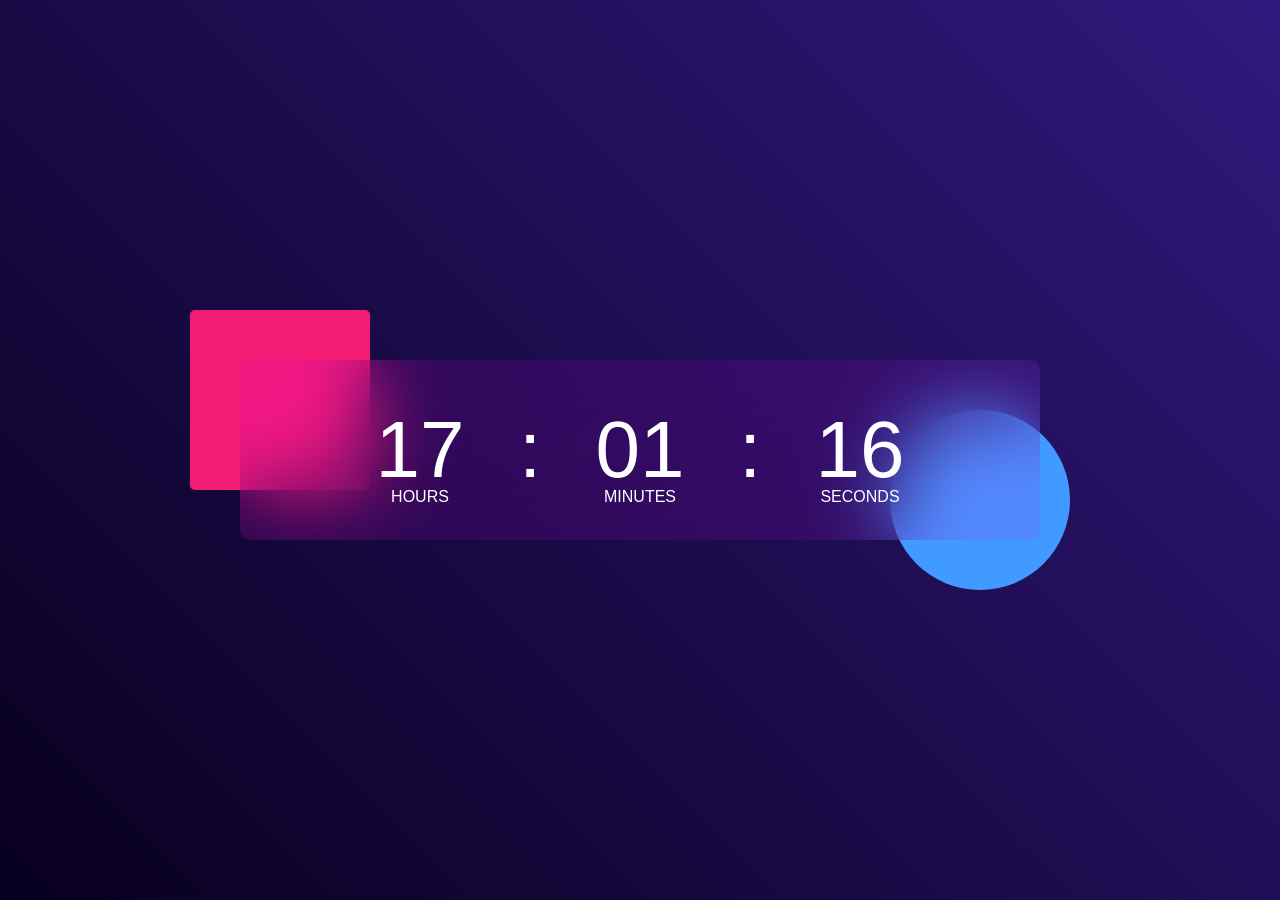
<file: Task 1/index.html>
<!doctype html>
<html lang="en">
  <head>
    <meta charset="UTF-8" />
    <meta name="viewport" content="width=device-width, initial-scale=1.0" />
    <title>Digital Clock</title>
    <link rel="stylesheet" href="style.css" />
  </head>
  <body>
    <div class="hero">
      <div class="container">
        <div class="clock">
          <span id="hrs">00</span>
          <span>:</span>
          <span id="min">00</span>
          <span>:</span>
          <span id="sec">00</span>
        </div>
      </div>
    </div>
    <script src="script.js"></script>
  </body>
</html>
</file>
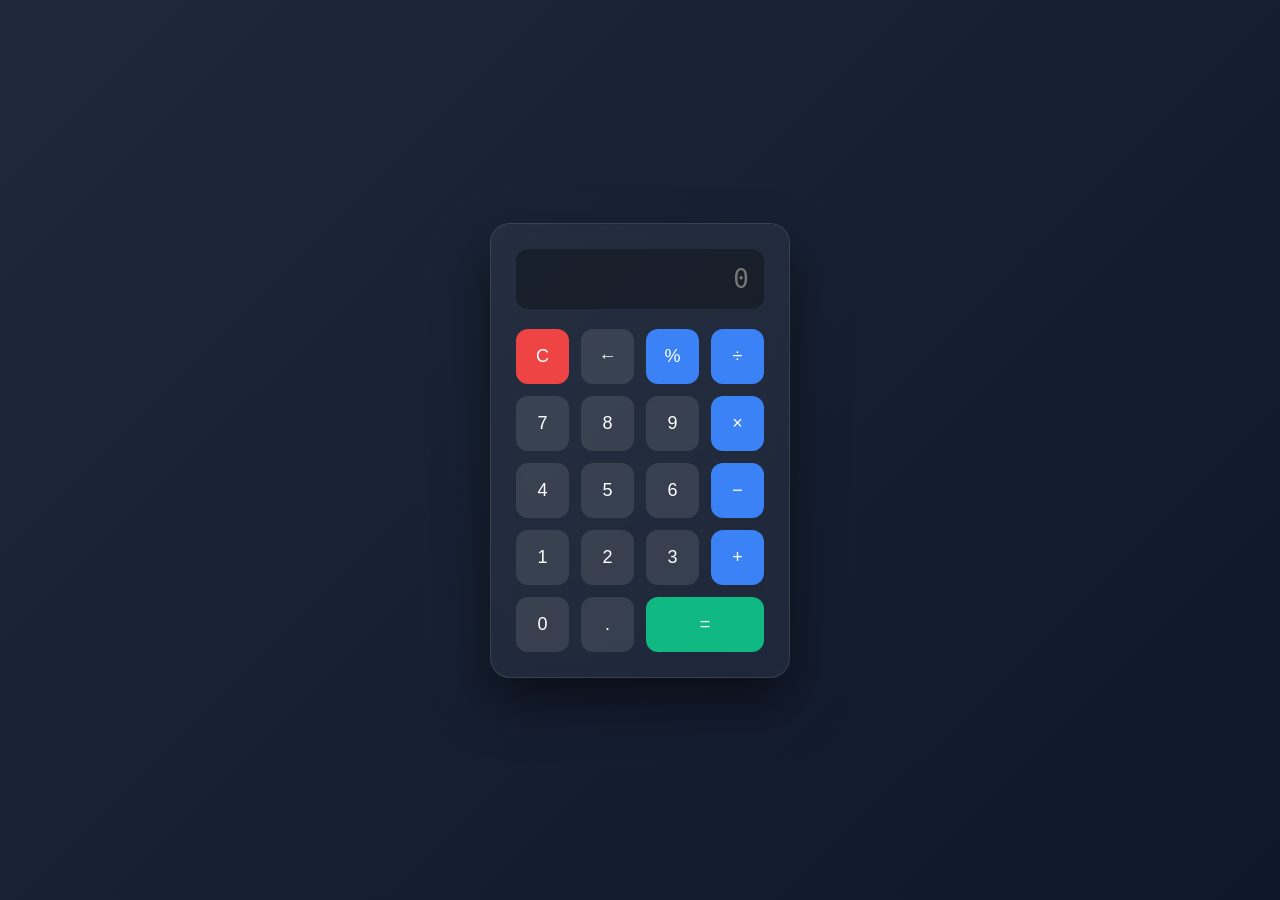
<file: Task 2/index.html>
<!doctype html>
<html lang="en">
  <head>
    <meta charset="UTF-8" />
    <meta name="viewport" content="width=device-width, initial-scale=1.0" />
    <title>Calculator</title>
    <link rel="stylesheet" href="style.css" />
  </head>
  <body>
    <div class="calculator">
      <input type="text" id="display" disabled placeholder="0" />
      <div class="buttons">
        <button class="clear" onclick="clearDisplay()">C</button>
        <button onclick="deleteLast()">←</button>
        <button class="operator" onclick="appendValue('%')">%</button>
        <button class="operator" onclick="appendValue('/')">÷</button>
        <button onclick="appendValue('7')">7</button>
        <button onclick="appendValue('8')">8</button>
        <button onclick="appendValue('9')">9</button>
        <button class="operator" onclick="appendValue('*')">×</button>
        <button onclick="appendValue('4')">4</button>
        <button onclick="appendValue('5')">5</button>
        <button onclick="appendValue('6')">6</button>
        <button class="operator" onclick="appendValue('-')">−</button>
        <button onclick="appendValue('1')">1</button>
        <button onclick="appendValue('2')">2</button>
        <button onclick="appendValue('3')">3</button>
        <button class="operator" onclick="appendValue('+')">+</button>
        <button onclick="appendValue('0')">0</button>
        <button onclick="appendValue('.')">.</button>
        <button class="equals" onclick="calculate()">=</button>
      </div>
    </div>
    <script src="script.js"></script>
  </body>
</html>
</file>
<file: Task 1/style.css>
* {
  /* All the basic commands for the entire document in order for us to disable default CSS */
  margin: 0;
  padding: 0;
  box-sizing: border-box;
  font-family: "Poppins", sans-serif;
}
.hero {
  width: 100%;
  min-height: 100vh;
  background: linear-gradient(45deg, #08001f, #30197d);
  color: #fff;
  position: relative;
}
.container {
  width: 800px;
  height: 180px;
  position: absolute;
  top: 50%;
  left: 50%;
  transform: translate(-50%, -50%); /* Center the container w.r.t another */
}
.clock {
  width: 100%;
  height: 100%;
  background: rgba(235, 0, 255, 0.11);
  border-radius: 10px;
  display: flex;
  align-items: center;
  justify-content: center;
  backdrop-filter: blur(40px); /* For the frosted glass effect */
}
/* ::before is a pseudo-element that creates a child element before the selected element */
.container::before {
  content: "";
  width: 180px;
  height: 180px;
  background: #f41b75;
  border-radius: 5px;
  position: absolute;
  left: -50px;
  top: -50px;
  z-index: -1; /* For the background effect like the screen popping */
}
/* ::after is a pseudo-element that creates a child element after the selected element */
.container::after {
  content: "";
  width: 180px;
  height: 180px;
  background: #419aff;
  border-radius: 50%;
  position: absolute;
  right: -30px;
  bottom: -50px;
  z-index: -1;
}
.clock span {
  font-size: 80px;
  width: 110px;
  display: inline-block;
  text-align: center;
  position: relative;
}
.clock span::after {
  font-size: 16px;
  position: absolute;
  bottom: -10px;
  left: 50%;
  /* For the text to be centered below the time */
  transform: translateX(-50%);
  /* translateX is a CSS function that moves an element horizontally */
}
#hrs::after {
  content: "HOURS";
  /* content is a CSS property that adds text content to an element */
}
#min::after {
  content: "MINUTES";
}
#sec::after {
  content: "SECONDS";
}
</file>
<file: Task 2/style.css>
* {
  box-sizing: border-box;
}
body {
  font-family: "Segoe UI", sans-serif;
  display: flex;
  justify-content: center;
  align-items: center;
  height: 100vh;
  margin: 0;
  background: linear-gradient(135deg, #1e293b, #0f172a);
}
.calculator {
  backdrop-filter: blur(15px); /* This creates a frosted glass effect */
  background: rgba(255, 255, 255, 0.05);
  padding: 25px;
  border-radius: 20px;
  border: 1px solid rgba(255, 255, 255, 0.1);
  box-shadow: 0 25px 50px rgba(0, 0, 0, 0.5); /* This creates a subtle shadow */
  width: 300px;
}
#display {
  width: 100%;
  height: 60px;
  margin-bottom: 20px;
  font-size: 26px;
  text-align: right;
  padding: 10px 15px;
  border-radius: 12px;
  border: none;
  outline: none; /* Remove default focus outline */
  background: rgba(0, 0, 0, 0.3);
  color: #00f3ff;
  font-family: "Consolas", monospace;
}
.buttons {
  display: grid;
  grid-template-columns: repeat(4, 1fr);
  gap: 12px;
}
button {
  height: 55px;
  font-size: 18px;
  border: none;
  border-radius: 12px;
  cursor: pointer;
  transition: all 0.2s ease;
  background: rgba(255, 255, 255, 0.1);
  color: white;
}
button:hover {
  background: rgba(255, 255, 255, 0.2);
  transform: translateY(-3px); /* Subtle lift on hover */
}
.operator {
  background: #3b82f6;
}
.operator:hover {
  background: #2563eb;
}
.equals {
  background: #10b981;
  grid-column: span 2;
}
.equals:hover {
  background: #059669;
}
.clear {
  background: #ef4444;
}
.clear:hover {
  background: #dc2626;
}
button:active {
  transform: scale(0.95); /* Slightly shrink the button on click */
}
</file>
